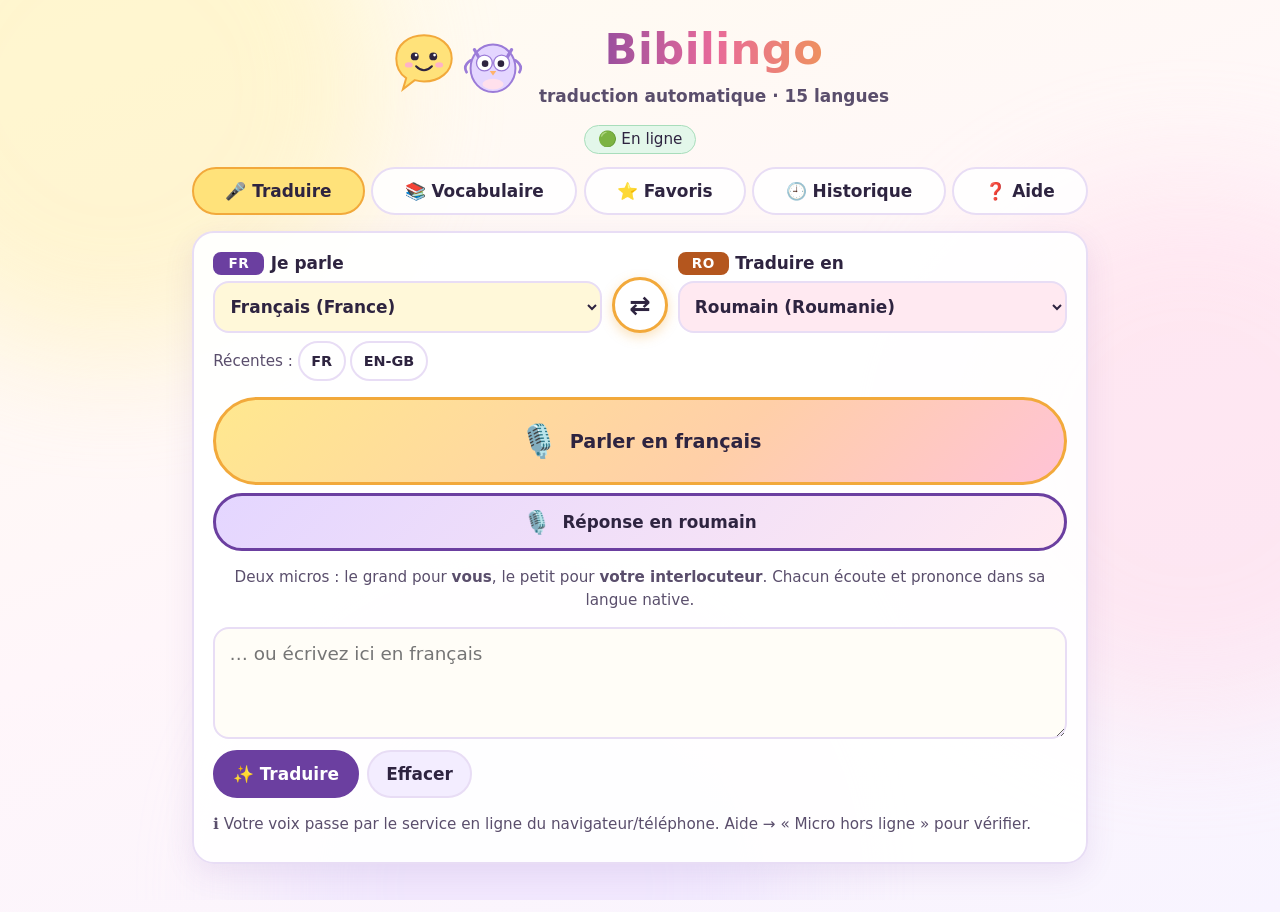
<file: web/index.html>
<!DOCTYPE html>
<html lang="fr">
<head>
<meta charset="utf-8">
<meta name="viewport" content="width=device-width, initial-scale=1, viewport-fit=cover">
<meta http-equiv="Content-Security-Policy" content="default-src 'self'; script-src 'self'; style-src 'self'; img-src 'self' data:; connect-src 'self' https://api.mymemory.translated.net; media-src 'self'; object-src 'none'; base-uri 'none'; form-action 'none'">
<meta name="referrer" content="no-referrer">
<meta name="theme-color" content="#FFF1B8">
<meta name="description" content="Bibilingo – traduction automatique entre 15 langues : parlez ou écrivez dans n'importe quelle langue, obtenez la traduction écrite, la translittération et la voix native, même hors ligne.">
<title>Bibilingo – traduction automatique</title>
<link rel="manifest" href="manifest.webmanifest">
<link rel="icon" href="icons/icon.svg" type="image/svg+xml">
<link rel="apple-touch-icon" href="icons/icon-192.png">
<link rel="stylesheet" href="styles.css">
</head>
<body>
<a class="skip" href="#main">Aller au contenu principal</a>
<div class="blobs" aria-hidden="true"><i></i><i></i><i></i></div>

<header class="top">
  <div class="mascots" aria-hidden="true">
    <svg class="bibi" viewBox="0 0 100 100"><path d="M50 8c24 0 42 15 42 35S74 78 50 78c-5 0-10-1-14-2L18 90l5-17C13 66 8 55 8 43 8 23 26 8 50 8z" fill="#FFE27A" stroke="#F2A93B" stroke-width="3"/><g class="eyes"><circle cx="36" cy="40" r="6" fill="#2E2440"/><circle cx="64" cy="40" r="6" fill="#2E2440"/><circle cx="38" cy="38" r="2" fill="#fff"/><circle cx="66" cy="38" r="2" fill="#fff"/></g><ellipse cx="27" cy="53" rx="6" ry="4" fill="#FFB3C7"/><ellipse cx="73" cy="53" rx="6" ry="4" fill="#FFB3C7"/><path class="mouth" d="M38 55q12 12 24 0" fill="none" stroke="#2E2440" stroke-width="3" stroke-linecap="round"/></svg>
    <svg class="lingo" viewBox="0 0 100 100"><ellipse cx="50" cy="58" rx="34" ry="36" fill="#E4D6FF" stroke="#9B7BD8" stroke-width="3"/><path d="M22 30l8 14M78 30l-8 14" stroke="#9B7BD8" stroke-width="5" stroke-linecap="round"/><g class="eyes"><circle cx="37" cy="50" r="12" fill="#fff" stroke="#9B7BD8" stroke-width="2"/><circle cx="63" cy="50" r="12" fill="#fff" stroke="#9B7BD8" stroke-width="2"/><circle cx="38" cy="51" r="5" fill="#2E2440"/><circle cx="62" cy="51" r="5" fill="#2E2440"/></g><path d="M45 62l5 7 5-7z" fill="#FFB36B"/><ellipse cx="50" cy="82" rx="16" ry="8" fill="#FFE0EC"/><path class="wing" d="M10 64q-6-10 6-18M90 64q6-10-6-18" stroke="#9B7BD8" stroke-width="4" fill="none" stroke-linecap="round"/></svg>
  </div>
  <div>
    <h1>Bibilingo</h1>
    <p class="subtitle">traduction automatique · 15 langues</p>
  </div>
  <p id="net" class="net" role="status"></p>
</header>

<nav class="tabs" aria-label="Sections">
  <button class="tab" aria-controls="p-traduire" aria-current="page" data-tab="p-traduire">🎤 Traduire</button>
  <button class="tab" aria-controls="p-vocab" data-tab="p-vocab">📚 Vocabulaire</button>
  <button class="tab" aria-controls="p-favs" data-tab="p-favs">⭐ Favoris</button>
  <button class="tab" aria-controls="p-histo" data-tab="p-histo">🕘 Historique</button>
  <button class="tab" aria-controls="p-aide" data-tab="p-aide">❓ Aide</button>
</nav>

<main id="main">

<section id="p-traduire" class="panel" aria-labelledby="h-trad">
  <h2 id="h-trad" class="sr-only">Traduire</h2>

  <div class="langbar">
    <div class="lang-box from">
      <label for="src"><span class="code" id="src-code"></span> Je parle</label>
      <select id="src"></select>
    </div>
    <button id="swap" class="swap" type="button" aria-label="Inverser les langues" title="Inverser les langues">⇄</button>
    <div class="lang-box to">
      <label for="tgt"><span class="code" id="tgt-code"></span> Traduire en</label>
      <select id="tgt"></select>
    </div>
  </div>
  <div class="recent-row"><span class="hint">Récentes :</span> <span id="recent" class="recent"></span></div>

  <div class="input-zone">
    <button id="mic" class="mic" type="button" aria-pressed="false">
      <span class="rings" aria-hidden="true"><i></i><i></i><i></i></span>
      <span class="mic-ico" aria-hidden="true">🎙️</span>
      <span id="mic-label">Appuyer et parler</span>
    </button>
    <button id="mic-tgt" class="mic mic-sec" type="button">
      <span class="mic-ico" aria-hidden="true">🎙️</span>
      <span id="mic-tgt-label">Réponse</span>
    </button>
    <p class="hint hint-mic">Deux micros : le grand pour <strong>vous</strong>, le petit pour <strong>votre interlocuteur</strong>. Chacun écoute et prononce dans sa langue native.</p>
    <label for="text" class="sr-only">Texte à traduire</label>
    <textarea id="text" rows="3" maxlength="1000" placeholder="… ou écrivez votre phrase ici"></textarea>
    <div class="row">
      <button id="go" class="btn primary" type="button">✨ Traduire</button>
      <button id="clear" class="btn" type="button">Effacer</button>
    </div>
    <p id="mic-info" class="hint" role="status"></p>
  </div>

  <article id="result" class="result" aria-live="polite" hidden>
    <div id="sparkles" class="sparkles" aria-hidden="true"></div>
    <p class="badges"><span class="badge" id="r-pair"></span> <span class="badge soft" id="r-source"></span></p>
    <p class="r-input" id="r-input"></p>
    <p class="r-text" id="r-text"></p>
    <p class="roman" id="r-roman" hidden></p>
    <div class="row">
      <button id="speak" class="btn primary" type="button">🔊 Écouter</button>
      <button id="slow" class="btn" type="button">🐢 Lentement</button>
      <button id="reply" class="btn accent" type="button">↩️ Répondre</button>
      <button id="copy" class="btn" type="button">📋 Copier</button>
      <button id="fav" class="btn" type="button">⭐ Favori</button>
    </div>
    <h3 class="words-title">Touchez un mot pour l'entendre</h3>
    <div id="words" class="words"></div>
    <p id="voice-info" class="hint"></p>
  </article>

  <div id="fallback" class="fallback" hidden>
    <p><strong>Pas de traducteur intégré sur cet appareil</strong> (iPhone / Safari) et la phrase n'est pas dans le vocabulaire.</p>
    <p>👉 Touchez <strong>🌐 Traduire en ligne maintenant</strong> : la traduction s'affiche <strong>dans l'appli</strong>, avec la <strong>voix native</strong> 🔊 et la <strong>translittération</strong> (grec, russe, chinois, japonais). Le texte est envoyé au service MyMemory — jamais d'information confidentielle.</p>
    <button id="go-online" class="btn primary" type="button">🌐 Traduire en ligne maintenant</button>
    <p class="hint">Le lien ci-dessous ouvre Google Traduction en dehors de l'appli (là, pas de voix ni de translittération Bibilingo) :</p>
    <a id="gt-link" class="btn" href="#" target="_blank" rel="noopener noreferrer">Ouvrir dans Google Traduction ↗</a>
    <p class="hint">Sans internet : cherchez une phrase proche dans le <button class="link" type="button" data-goto="p-vocab">Vocabulaire</button>.</p>
  </div>
</section>

<section id="p-vocab" class="panel" aria-labelledby="h-vocab" hidden>
  <h2 id="h-vocab">Vocabulaire (100 % hors ligne)</h2>
  <div class="row">
    <p class="hint"><strong id="v-pair"></strong></p>
    <button id="v-swap" class="btn" type="button">⇄ Inverser</button>
  </div>
  <label for="v-search" class="sr-only">Chercher dans le vocabulaire</label>
  <input id="v-search" class="search" type="search" placeholder="🔎 Chercher un mot, dans n'importe quelle langue">
  <div id="themes" class="cats" role="group" aria-label="Thèmes"></div>
  <ul id="vocab" class="phrases"></ul>
</section>

<section id="p-favs" class="panel" aria-labelledby="h-favs" hidden>
  <h2 id="h-favs">Mes favoris</h2>
  <p class="hint">Vos propres phrases, gardées sur cet appareil et utilisées même sans internet.</p>
  <ul id="favs" class="phrases"></ul>
</section>

<section id="p-histo" class="panel" aria-labelledby="h-histo" hidden>
  <h2 id="h-histo">Historique</h2>
  <p class="hint">Gardé uniquement sur cet appareil (50 dernières traductions).</p>
  <div class="row">
    <label class="pill"><input type="checkbox" id="keep-histo" checked> Garder l'historique</label>
    <button id="clear-histo" class="btn" type="button">🗑️ Tout effacer</button>
  </div>
  <ul id="histo" class="phrases"></ul>
</section>

<section id="p-aide" class="panel" aria-labelledby="h-aide" hidden>
  <h2 id="h-aide">Aide et confidentialité</h2>
  <h3>Comment ça marche ?</h3>
  <ol>
    <li>Choisissez la langue que vous parlez (<strong>Je parle</strong>) et celle d'arrivée (<strong>Traduire en</strong>) : les 15 langues sont possibles des deux côtés.</li>
    <li>Appuyez sur 🎙️ et parlez : la traduction s'affiche, avec la <strong>translittération</strong> (grec, russe, japonais, chinois), et se lit toute seule.</li>
    <li><strong>⇄</strong> inverse les langues à tout moment ; <strong>↩️ Répondre</strong> inverse et ouvre le micro pour la réponse de votre interlocuteur.</li>
    <li>Touchez un mot pour l'entendre seul, 🐢 pour écouter lentement.</li>
  </ol>
  <h3>Ce qui marche sans internet</h3>
  <ul>
    <li><strong>Partout :</strong> le vocabulaire, vos favoris, l'historique, la translittération et l'audio si la voix est installée.</li>
    <li><strong>Application Android :</strong> toute phrase, entre les 15 langues, après « Télécharger toutes les langues ».</li>
    <li><strong>Windows 11, Mac, Linux avec Chrome ou Edge récents :</strong> toute phrase, traduite sur l'ordinateur (modèle téléchargé une fois).</li>
    <li><strong>iPhone, iPad, Safari :</strong> vocabulaire et favoris hors ligne ; les autres phrases demandent internet (bouton 🌐).</li>
  </ul>
  <div id="native-box" class="settings" hidden>
    <h3>Langues hors ligne (application Android)</h3>
    <p>À faire <strong>une fois, avec internet</strong> : environ 30 Mo par langue.</p>
    <label class="pill"><input type="checkbox" id="wifi-only" checked> Seulement en Wi-Fi</label>
    <button id="dl-all" class="btn primary" type="button">⬇️ Télécharger toutes les langues</button>
    <p id="dl-status" class="hint" role="status"></p>
    <button id="voice-settings" class="btn" type="button">🔊 Réglages des voix du téléphone</button>
  </div>
  <h3>Réglages</h3>
  <div class="settings">
    <label class="pill"><input type="checkbox" id="set-auto"> Lire la traduction automatiquement</label>
    <label class="pill"><input type="checkbox" id="set-translit"> Afficher la translittération (alphabet latin)</label>
    <label class="pill"><input type="checkbox" id="set-online"> Traduction en ligne (si pas de traducteur sur l'appareil)</label>
    <p class="hint">En ligne, le texte est envoyé au service MyMemory (Translated, Italie). Désactivé par défaut. Jamais pour une information confidentielle.</p>
    <label for="set-rate">Vitesse de la voix</label>
    <select id="set-rate"><option value="0.7">Lente</option><option value="0.95">Normale</option><option value="1.15">Rapide</option></select>
    <button id="probe-sr" class="btn" type="button">🎙️ Micro hors ligne pour la langue parlée : vérifier / installer</button>
    <button id="forget-mic" class="btn" type="button">Retirer mon accord pour le micro en ligne</button>
  </div>
  <h3>Micro et voix, dans les 15 langues</h3>
  <p class="hint">Le <strong>grand micro</strong> écoute dans la langue « Je parle » ; le <strong>petit micro</strong> écoute dans la langue « Traduire en ». Chaque langue est reconnue et prononcée avec la voix native du pays (Microsoft sur Windows, Google sur Android, Apple sur iPhone). État langue par langue sur cet appareil :</p>
  <ul id="langtable" class="voices"></ul>
  <p class="hint">💡 <strong>ElevenLabs</strong> : non inclus. C'est un service <strong>payant</strong> qui envoie le texte sur ses serveurs — contraire au fonctionnement <strong>hors ligne et privé</strong> de Bibilingo. Les voix natives Microsoft / Google / Apple ci-dessus sont gratuites, hors ligne et prononcées par des locuteurs natifs.</p>
  <h3>Voix natives (une par langue et par pays)</h3>
  <p class="hint">Bibilingo choisit la voix du bon pays (ex. espagnol d'Argentine, portugais du Portugal). Vous pouvez en choisir une autre et la tester.</p>
  <ul id="voices" class="voices"></ul>
  <h3>Installer des voix et des langues de micro</h3>
  <ul>
    <li><strong>Windows 11 :</strong> Paramètres → Heure et langue → Voix → Ajouter des voix ; pour le micro : Heure et langue → Langue et région → Ajouter une langue.</li>
    <li><strong>Android :</strong> Paramètres → Système → Langues → Synthèse vocale → moteur Google → Installer les données vocales ; micro : Google → Reconnaissance vocale hors ligne.</li>
    <li><strong>iPhone / iPad :</strong> Réglages → Accessibilité → Contenu énoncé → Voix ; dictée : Réglages → Général → Clavier → ajouter le clavier de la langue.</li>
    <li><strong>Mac :</strong> Réglages Système → Accessibilité → Contenu énoncé → Voix du système → Gérer les voix.</li>
    <li><strong>Linux :</strong> voix du navigateur (Chrome : voix Google en ligne) ou paquet « speech-dispatcher » + « espeak-ng ».</li>
  </ul>
  <h3>État de cet appareil</h3>
  <ul id="caps" class="caps"></ul>
  <h3>Confidentialité (RGPD)</h3>
  <p>Bibilingo ne collecte aucune donnée, n'a pas de serveur, pas de publicité ni de traceur. Traduction Android hors ligne : <strong>Google ML Kit</strong>. Pinyin : bibliothèque libre <strong>pinyin-pro</strong> (MIT), incluse dans l'application. Les traductions automatiques peuvent contenir des erreurs : vérifiez les phrases importantes. <a href="privacy.html">Politique de confidentialité</a> · <a href="telecharger.html">Télécharger / installer</a>.</p>
  <p class="hint">Version <span id="ver"></span></p>
</section>
</main>

<div id="consent" class="modal" role="dialog" aria-modal="true" aria-labelledby="c-title" hidden>
  <div class="modal-box">
    <h2 id="c-title">Micro : une précision</h2>
    <p>Sur cet appareil, la reconnaissance de la voix <strong>passe par le service en ligne du navigateur</strong> (Google ou Apple). Votre voix leur est donc envoyée.</p>
    <p>Pour rester 100 % privé, écrivez plutôt votre phrase ou utilisez le vocabulaire.</p>
    <div class="row">
      <button id="c-ok" class="btn primary" type="button">J'accepte, utiliser le micro</button>
      <button id="c-no" class="btn" type="button">Non merci</button>
    </div>
  </div>
</div>

<p id="toast" class="toast" role="status" aria-live="polite"></p>

<script src="vocab.js"></script>
<script src="translit.js"></script>
<script src="app.js"></script>
</body>
</html>
</file>
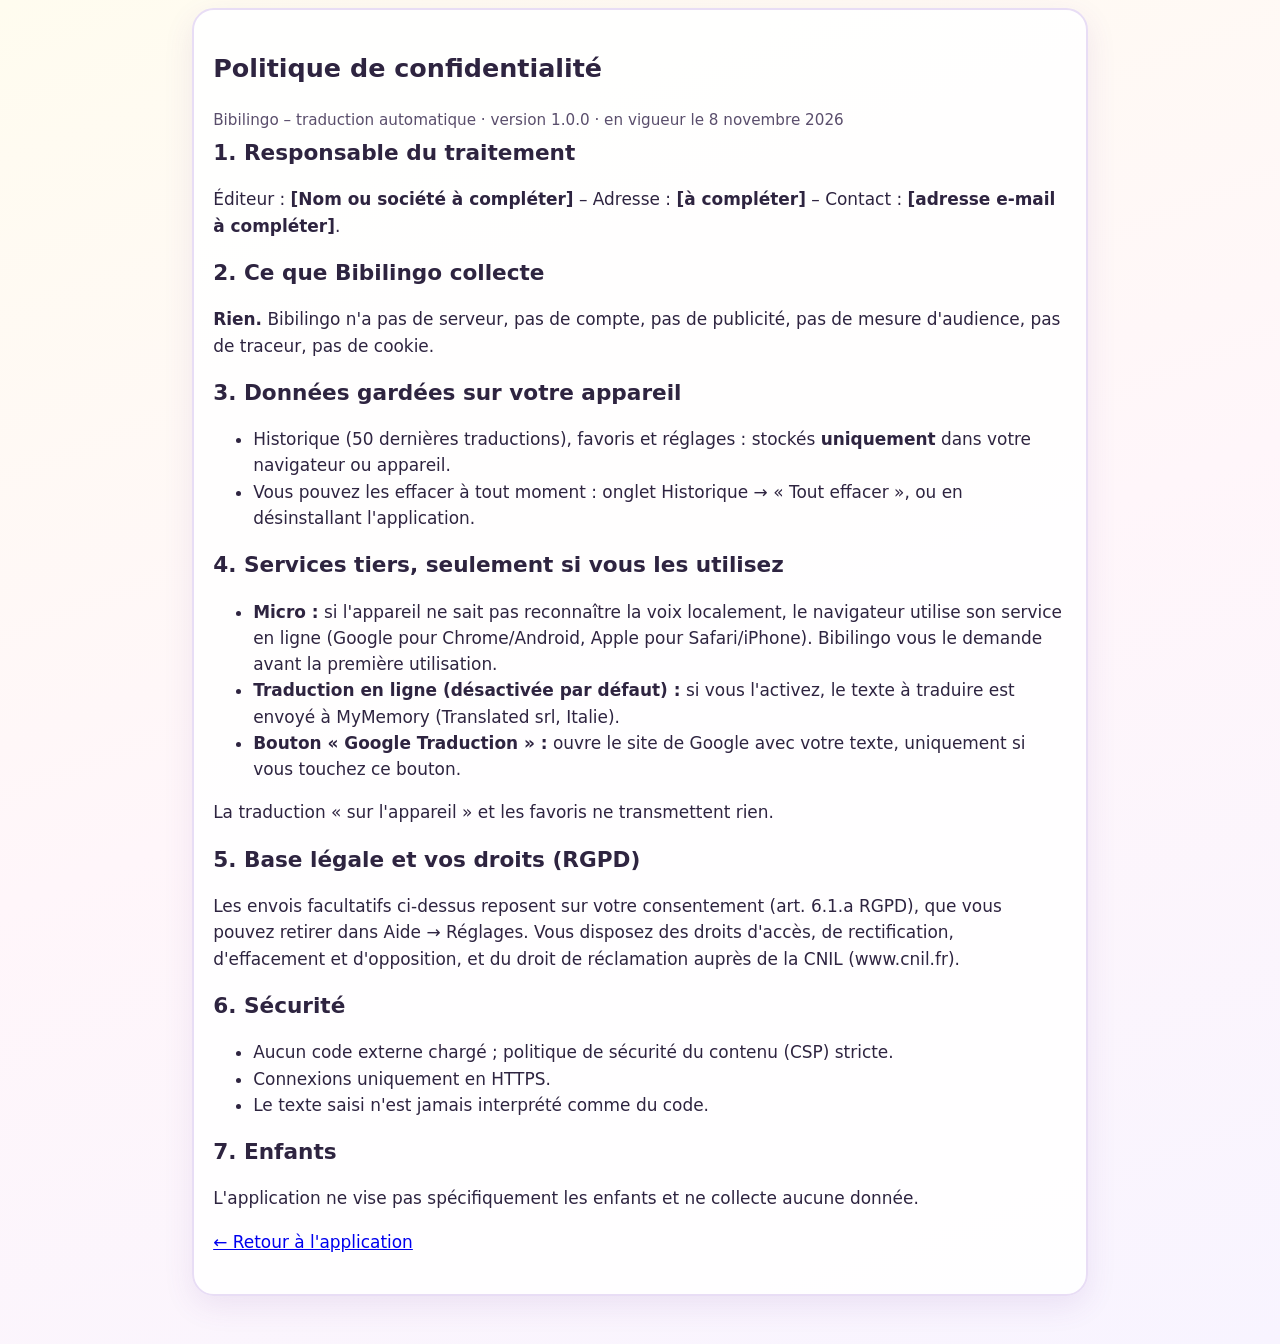
<file: web/privacy.html>
<!DOCTYPE html>
<html lang="fr">
<head>
<meta charset="utf-8">
<meta name="viewport" content="width=device-width, initial-scale=1">
<meta http-equiv="Content-Security-Policy" content="default-src 'self'; style-src 'self'; img-src 'self' data:; object-src 'none'; base-uri 'none'">
<title>Politique de confidentialité – Bibilingo</title>
<link rel="stylesheet" href="styles.css">
</head>
<body>
<main>
<section class="panel">
<h1>Politique de confidentialité</h1>
<p class="hint">Bibilingo – traduction automatique · version 1.0.0 · en vigueur le 8 novembre 2026</p>

<h2>1. Responsable du traitement</h2>
<p>Éditeur : <strong>[Nom ou société à compléter]</strong> – Adresse : <strong>[à compléter]</strong> – Contact : <strong>[adresse e-mail à compléter]</strong>.</p>

<h2>2. Ce que Bibilingo collecte</h2>
<p><strong>Rien.</strong> Bibilingo n'a pas de serveur, pas de compte, pas de publicité, pas de mesure d'audience, pas de traceur, pas de cookie.</p>

<h2>3. Données gardées sur votre appareil</h2>
<ul>
  <li>Historique (50 dernières traductions), favoris et réglages : stockés <strong>uniquement</strong> dans votre navigateur ou appareil.</li>
  <li>Vous pouvez les effacer à tout moment : onglet Historique → « Tout effacer », ou en désinstallant l'application.</li>
</ul>

<h2>4. Services tiers, seulement si vous les utilisez</h2>
<ul>
  <li><strong>Micro :</strong> si l'appareil ne sait pas reconnaître la voix localement, le navigateur utilise son service en ligne (Google pour Chrome/Android, Apple pour Safari/iPhone). Bibilingo vous le demande avant la première utilisation.</li>
  <li><strong>Traduction en ligne (désactivée par défaut) :</strong> si vous l'activez, le texte à traduire est envoyé à MyMemory (Translated srl, Italie).</li>
  <li><strong>Bouton « Google Traduction » :</strong> ouvre le site de Google avec votre texte, uniquement si vous touchez ce bouton.</li>
</ul>
<p>La traduction « sur l'appareil » et les favoris ne transmettent rien.</p>

<h2>5. Base légale et vos droits (RGPD)</h2>
<p>Les envois facultatifs ci-dessus reposent sur votre consentement (art. 6.1.a RGPD), que vous pouvez retirer dans Aide → Réglages. Vous disposez des droits d'accès, de rectification, d'effacement et d'opposition, et du droit de réclamation auprès de la CNIL (www.cnil.fr).</p>

<h2>6. Sécurité</h2>
<ul>
  <li>Aucun code externe chargé ; politique de sécurité du contenu (CSP) stricte.</li>
  <li>Connexions uniquement en HTTPS.</li>
  <li>Le texte saisi n'est jamais interprété comme du code.</li>
</ul>

<h2>7. Enfants</h2>
<p>L'application ne vise pas spécifiquement les enfants et ne collecte aucune donnée.</p>

<p><a href="index.html">← Retour à l'application</a></p>
</section>
</main>
</body>
</html>
</file>
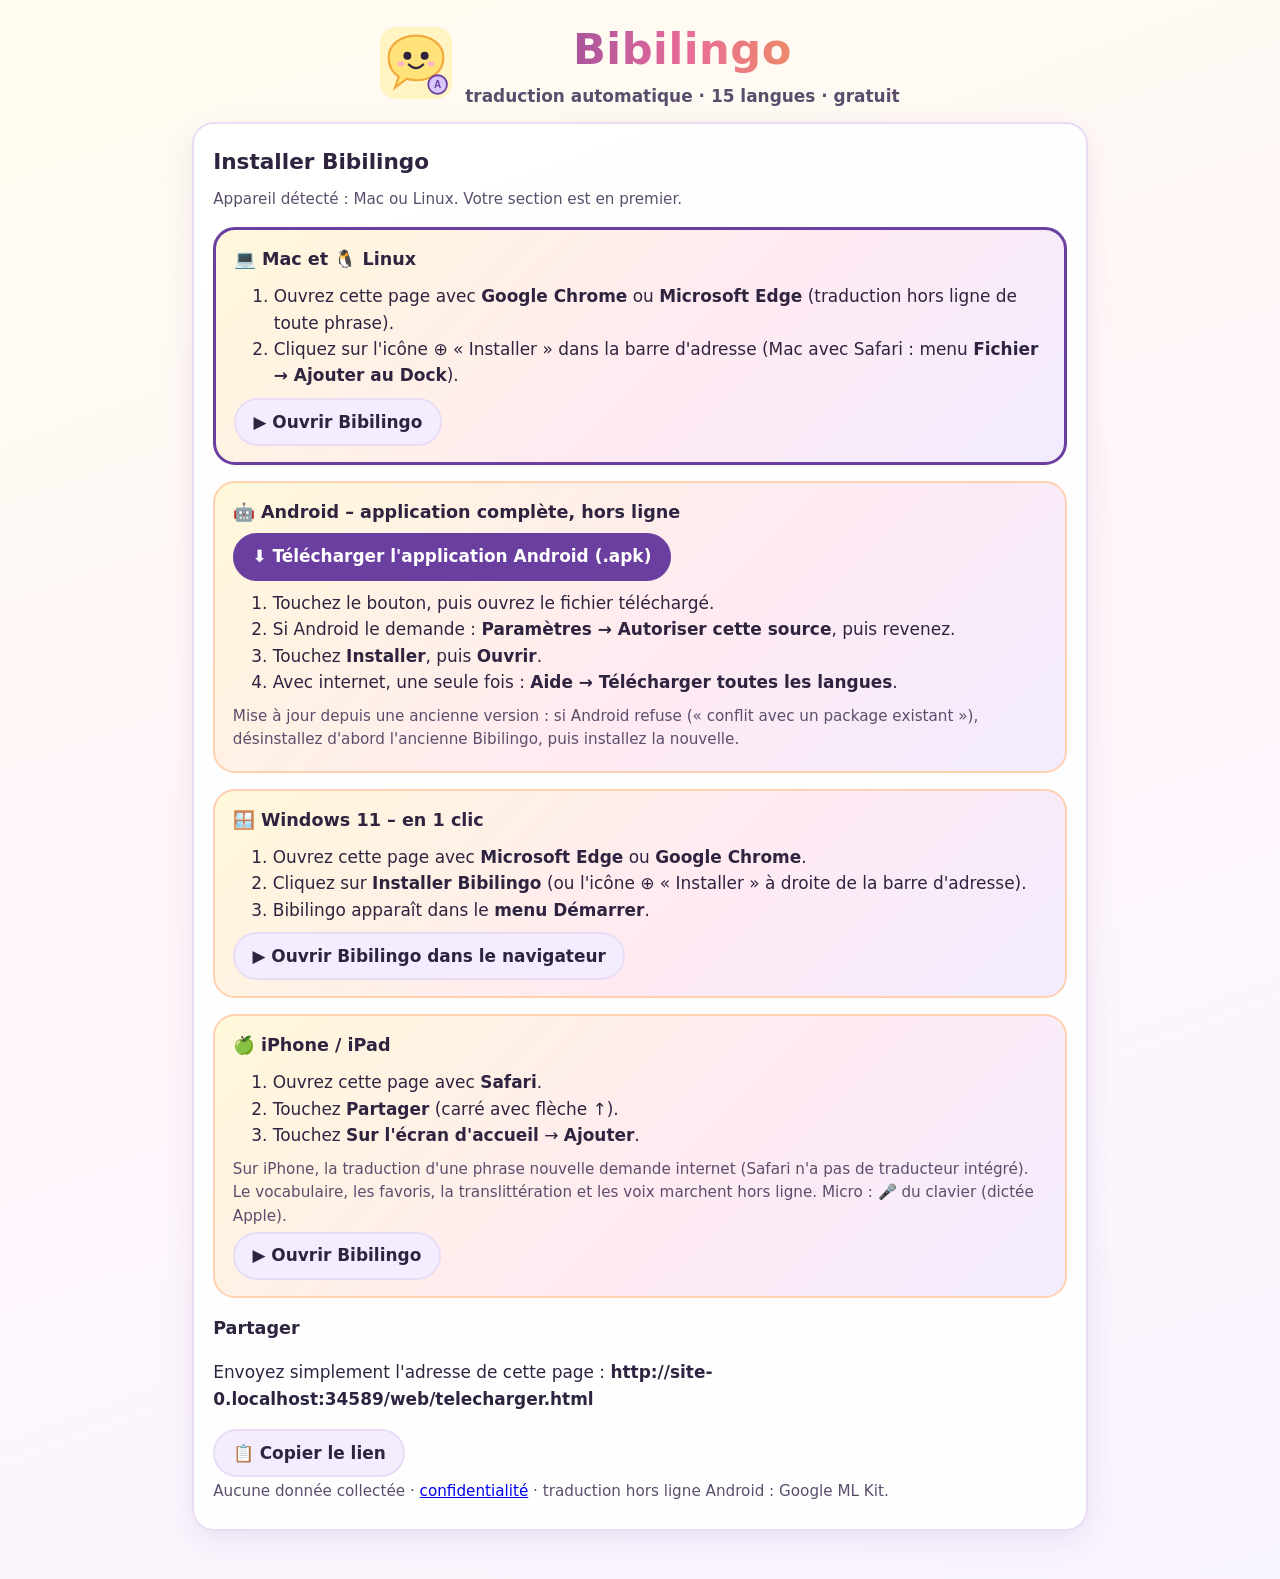
<file: web/telecharger.html>
<!DOCTYPE html>
<html lang="fr">
<head>
<meta charset="utf-8">
<meta name="viewport" content="width=device-width, initial-scale=1">
<meta http-equiv="Content-Security-Policy" content="default-src 'self'; script-src 'self'; style-src 'self'; img-src 'self' data:; object-src 'none'; base-uri 'none'">
<title>Télécharger Bibilingo – traduction automatique</title>
<link rel="manifest" href="manifest.webmanifest">
<link rel="icon" href="icons/icon.svg" type="image/svg+xml">
<link rel="stylesheet" href="styles.css">
</head>
<body>
<header class="top">
  <img src="icons/icon.svg" width="72" height="72" alt="">
  <div><h1>Bibilingo</h1><p class="subtitle">traduction automatique · 15 langues · gratuit</p></div>
</header>
<main>
<section class="panel">
  <h2>Installer Bibilingo</h2>
  <p id="detect" class="hint" role="status"></p>

  <article class="result dl-card" id="c-android">
    <h3>🤖 Android – application complète, hors ligne</h3>
    <a class="btn primary" href="https://github.com/Bianca23-cloud/bibilingo/releases/latest/download/Bibilingo-android.apk">⬇️ Télécharger l'application Android (.apk)</a>
    <ol>
      <li>Touchez le bouton, puis ouvrez le fichier téléchargé.</li>
      <li>Si Android le demande : <strong>Paramètres → Autoriser cette source</strong>, puis revenez.</li>
      <li>Touchez <strong>Installer</strong>, puis <strong>Ouvrir</strong>.</li>
      <li>Avec internet, une seule fois : <strong>Aide → Télécharger toutes les langues</strong>.</li>
    </ol>
    <p class="hint">Mise à jour depuis une ancienne version : si Android refuse (« conflit avec un package existant »), désinstallez d'abord l'ancienne Bibilingo, puis installez la nouvelle.</p>
  </article>

  <article class="result dl-card" id="c-windows">
    <h3>🪟 Windows 11 – en 1 clic</h3>
    <button id="install" class="btn primary" type="button" hidden>💾 Installer Bibilingo sur cet ordinateur</button>
    <ol>
      <li>Ouvrez cette page avec <strong>Microsoft Edge</strong> ou <strong>Google Chrome</strong>.</li>
      <li>Cliquez sur <strong>Installer Bibilingo</strong> (ou l'icône ⊕ « Installer » à droite de la barre d'adresse).</li>
      <li>Bibilingo apparaît dans le <strong>menu Démarrer</strong>.</li>
    </ol>
    <a class="btn" href="index.html">▶️ Ouvrir Bibilingo dans le navigateur</a>
  </article>

  <article class="result dl-card" id="c-iphone">
    <h3>🍏 iPhone / iPad</h3>
    <ol>
      <li>Ouvrez cette page avec <strong>Safari</strong>.</li>
      <li>Touchez <strong>Partager</strong> (carré avec flèche ↑).</li>
      <li>Touchez <strong>Sur l'écran d'accueil</strong> → <strong>Ajouter</strong>.</li>
    </ol>
    <p class="hint">Sur iPhone, la traduction d'une phrase nouvelle demande internet (Safari n'a pas de traducteur intégré). Le vocabulaire, les favoris, la translittération et les voix marchent hors ligne. Micro : 🎤 du clavier (dictée Apple).</p>
    <a class="btn" href="index.html">▶️ Ouvrir Bibilingo</a>
  </article>

  <article class="result dl-card" id="c-mac">
    <h3>💻 Mac et 🐧 Linux</h3>
    <ol>
      <li>Ouvrez cette page avec <strong>Google Chrome</strong> ou <strong>Microsoft Edge</strong> (traduction hors ligne de toute phrase).</li>
      <li>Cliquez sur l'icône ⊕ « Installer » dans la barre d'adresse (Mac avec Safari : menu <strong>Fichier → Ajouter au Dock</strong>).</li>
    </ol>
    <a class="btn" href="index.html">▶️ Ouvrir Bibilingo</a>
  </article>

  <h3>Partager</h3>
  <p>Envoyez simplement l'adresse de cette page : <strong id="share-url"></strong></p>
  <button id="copy-link" class="btn" type="button">📋 Copier le lien</button>
  <p class="hint">Aucune donnée collectée · <a href="privacy.html">confidentialité</a> · traduction hors ligne Android : Google ML Kit.</p>
</section>
</main>
<p id="toast" class="toast" role="status" aria-live="polite"></p>
<script src="telecharger.js"></script>
</body>
</html>
</file>
<file: web/styles.css>
:root{
  --jaune:#FFF8D9; --jaune-fort:#FFE27A; --orange:#FFE6CC; --orange-fort:#F2A93B;
  --mauve:#F3EDFF; --mauve-fort:#6B3FA0; --rose:#FFE9F1; --rose-fort:#E86A9A; --vert:#E3F7EA;
  --texte:#2E2440; --doux:#5A4E6C; --bord:#E8DDF5; --blanc:#fff;
  --r:22px; --ombre:0 10px 30px rgba(107,63,160,.10);
}
*{box-sizing:border-box}
[hidden]{display:none!important}
html{-webkit-text-size-adjust:100%}
body{margin:0;min-height:100vh;font-family:"Segoe UI",system-ui,-apple-system,Roboto,"Noto Sans","Noto Sans CJK JP","Noto Sans SC",Arial,sans-serif;font-size:1.06rem;line-height:1.55;color:var(--texte);
  background:linear-gradient(160deg,#FFFCEF 0%,#FFF6FA 50%,#F8F4FF 100%);overflow-x:hidden;
  padding:env(safe-area-inset-top) env(safe-area-inset-right) env(safe-area-inset-bottom) env(safe-area-inset-left)}
button,select,textarea,input{font:inherit;color:inherit}
:focus-visible{outline:3px solid #E86A10;outline-offset:2px}
.sr-only{position:absolute;width:1px;height:1px;overflow:hidden;clip:rect(0 0 0 0);white-space:nowrap}
.skip{position:absolute;left:-999px;top:0}.skip:focus{left:1rem;top:1rem;background:#fff;padding:.5rem 1rem;z-index:20;border-radius:8px}

/* fond animé très doux */
.blobs{position:fixed;inset:0;z-index:-1;pointer-events:none;overflow:hidden}
.blobs i{position:absolute;width:42vmax;height:42vmax;border-radius:50%;filter:blur(60px);opacity:.45}
.blobs i:nth-child(1){background:#FFEFA8;left:-12vmax;top:-14vmax}
.blobs i:nth-child(2){background:#FFD6E6;right:-14vmax;top:20vh}
.blobs i:nth-child(3){background:#E6DAFF;left:20vw;bottom:-20vmax}

.top{display:flex;align-items:center;gap:.8rem;flex-wrap:wrap;justify-content:center;padding:1rem 1rem .3rem;text-align:center}
.top h1{margin:0;font-size:clamp(2rem,6vw,2.7rem);letter-spacing:.5px;background:linear-gradient(90deg,#6B3FA0,#E86A9A,#F2A93B);-webkit-background-clip:text;background-clip:text;color:transparent}
@media (forced-colors:active){.top h1{color:CanvasText;background:none}}
.subtitle{margin:0;font-weight:600;color:var(--doux)}
.mascots{display:flex;gap:.2rem}
.mascots svg{width:66px;height:66px;overflow:visible}
.net{flex-basis:100%;margin:.2rem 0 0;font-size:.95rem}
.net span{display:inline-block;padding:.1rem .8rem;border-radius:999px;background:var(--vert);border:1px solid #A8DDBB}
.net span.off{background:var(--orange);border-color:var(--orange-fort)}

.tabs{display:flex;gap:.4rem;overflow-x:auto;padding:.5rem 1rem;max-width:58rem;margin:0 auto;scrollbar-width:thin}
.tab{flex:1 0 auto;min-height:48px;border:2px solid var(--bord);background:rgba(255,255,255,.85);border-radius:999px;padding:.4rem 1rem;cursor:pointer;font-weight:600;transition:transform .15s,background .2s}
.tab:hover{transform:translateY(-2px)}
.tab[aria-current="page"]{background:var(--jaune-fort);border-color:var(--orange-fort)}

main{max-width:58rem;margin:0 auto;padding:.5rem 1rem 3rem}
.panel{background:rgba(255,255,255,.92);border:2px solid var(--bord);border-radius:var(--r);padding:1.1rem 1.2rem 1.4rem;box-shadow:var(--ombre)}
h2{margin:.2rem 0 .6rem;font-size:1.35rem}
h3{font-size:1.1rem;margin:1.1rem 0 .4rem}

/* barre des langues */
.langbar{display:grid;grid-template-columns:1fr auto 1fr;gap:.6rem;align-items:end}
.lang-box label{display:flex;align-items:center;gap:.4rem;font-weight:700;margin-bottom:.3rem}
.code{display:inline-block;min-width:3.2rem;text-align:center;padding:.05rem .5rem;border-radius:8px;background:var(--mauve-fort);color:#fff;font-size:.85rem;letter-spacing:.5px}
.to .code{background:#B4561E}
select{width:100%;min-height:52px;padding:.4rem .7rem;border-radius:16px;border:2px solid var(--bord);background:var(--jaune);cursor:pointer;font-weight:600}
.to select{background:var(--rose)}
.swap{width:56px;height:56px;border-radius:50%;border:3px solid var(--orange-fort);background:#fff;font-size:1.6rem;font-weight:700;cursor:pointer;box-shadow:0 4px 12px rgba(242,169,59,.35);transition:transform .2s}
.swap:hover{transform:scale(1.08)}
@media (max-width:560px){.langbar{grid-template-columns:1fr}.swap{justify-self:center;transform:rotate(90deg)}.swap:hover{transform:rotate(90deg) scale(1.08)}}
.recent-row{margin:.5rem 0 0;display:flex;flex-wrap:wrap;gap:.3rem;align-items:center}
.recent{display:inline-flex;flex-wrap:wrap;gap:.3rem}
.chip{min-height:40px;min-width:48px;padding:.2rem .7rem;border-radius:999px;border:2px solid var(--bord);background:#fff;cursor:pointer;font-weight:700;font-size:.9rem;transition:transform .15s,background .15s}
.chip:hover{transform:translateY(-2px);background:var(--rose)}

.input-zone{margin-top:1rem;display:grid;gap:.7rem}
.mic{position:relative;display:flex;align-items:center;justify-content:center;gap:.7rem;min-height:88px;border-radius:999px;border:3px solid var(--orange-fort);
  background:linear-gradient(135deg,#FFE88F,#FFCFA8 60%,#FFC3D6);font-size:1.2rem;font-weight:700;cursor:pointer;overflow:hidden;transition:transform .15s}
.mic:active{transform:scale(.98)}
.mic-ico{font-size:2rem;position:relative;z-index:1}
.mic #mic-label{position:relative;z-index:1}
.mic[aria-pressed="true"]{background:linear-gradient(135deg,#FFC3D6,#E4D6FF);border-color:var(--mauve-fort)}
.mic.mic-sec{min-height:58px;font-size:1.05rem;background:linear-gradient(135deg,#E4D6FF,#FFE9F1);border-color:var(--mauve-fort);margin-top:-.2rem}
.mic.mic-sec .mic-ico{font-size:1.4rem}
.hint-mic{text-align:center;margin:.1rem 0 .2rem}
.rings{position:absolute;inset:0;display:grid;place-items:center;pointer-events:none}
.rings i{position:absolute;width:60px;height:60px;border-radius:50%;border:3px solid rgba(107,63,160,.45);opacity:0}
textarea,.search{width:100%;border-radius:16px;border:2px solid var(--bord);padding:.7rem .9rem;background:#FFFDF7;resize:vertical;font-size:1.15rem}
.search{min-height:52px;margin:.4rem 0}
.row{display:flex;flex-wrap:wrap;gap:.5rem;align-items:center}
.btn{min-height:48px;padding:.4rem 1.1rem;border-radius:999px;border:2px solid var(--bord);background:var(--mauve);cursor:pointer;font-weight:600;text-decoration:none;display:inline-flex;align-items:center;color:var(--texte);transition:transform .15s,box-shadow .15s}
.btn:hover{transform:translateY(-2px);box-shadow:0 4px 10px rgba(107,63,160,.15)}
.btn.primary{background:var(--mauve-fort);border-color:var(--mauve-fort);color:#fff}
.btn.accent{background:var(--jaune-fort);border-color:var(--orange-fort)}
.btn:disabled{opacity:.55;cursor:not-allowed;transform:none}
.link{background:none;border:0;padding:0;color:var(--mauve-fort);text-decoration:underline;font-weight:700;cursor:pointer}
.hint{color:var(--doux);font-size:.95rem;margin:.2rem 0}

/* résultat */
.result{position:relative;margin-top:1rem;border-radius:var(--r);padding:1rem 1.1rem;background:linear-gradient(135deg,#FFF8DA,#FFEAF2 55%,#F2ECFF);border:2px solid #FFD1B0}
.badges{margin:0;display:flex;flex-wrap:wrap;gap:.3rem}
.badge{display:inline-block;padding:.1rem .7rem;border-radius:999px;background:#fff;font-size:.86rem;border:1px solid var(--bord);font-weight:600}
.badge.soft{font-weight:400}
.r-input{margin:.6rem 0 0;color:var(--doux);font-size:.98rem;word-break:break-word}
.r-text{font-size:clamp(1.4rem,4.6vw,1.9rem);font-weight:700;margin:.2rem 0 .1rem;word-break:break-word}
.roman{margin:0 0 .7rem;display:flex;flex-direction:column}
.roman-text{font-size:1.2rem;font-style:italic;color:#7A3E9A}
.roman-note{font-size:.82rem;color:var(--doux)}
.words-title{font-size:1rem;margin:.9rem 0 .3rem}
.words{display:flex;flex-wrap:wrap;gap:.4rem}
.word{display:inline-flex;flex-direction:column;align-items:center;min-height:44px;min-width:44px;padding:.3rem .8rem;border-radius:14px;border:2px solid #fff;background:rgba(255,255,255,.8);cursor:pointer;font-size:1.1rem;transition:transform .15s}
.word:hover{transform:translateY(-2px)}
.w-roman{font-size:.78rem;color:#7A3E9A;font-style:italic}
.word.playing{background:var(--jaune-fort);border-color:var(--orange-fort)}
.sparkles{position:absolute;left:50%;top:1rem;pointer-events:none}
.sp{position:absolute;font-size:1.3rem;opacity:0}

.fallback{margin-top:1rem;padding:1rem;border-radius:var(--r);background:var(--orange);border:2px solid var(--orange-fort);display:grid;gap:.5rem;justify-items:start}
.fallback p{margin:0}

.cats{display:flex;flex-wrap:wrap;gap:.4rem;margin:.6rem 0}
.cat{min-height:44px;border-radius:999px;border:2px solid var(--bord);background:var(--mauve);padding:.3rem .9rem;cursor:pointer;font-weight:600;transition:transform .15s}
.cat:hover{transform:translateY(-2px)}
.cat[aria-pressed="true"]{background:var(--jaune-fort);border-color:var(--orange-fort)}
.phrases{list-style:none;padding:0;margin:0;display:grid;gap:.6rem}
.phrases li{border:2px solid var(--bord);border-radius:16px;padding:.7rem .9rem;background:#FFFDF9;display:grid;grid-template-columns:1fr auto;gap:.4rem;align-items:center}
.ph-src{margin:0;color:var(--doux);font-size:.95rem}
.ph-tgt{margin:.1rem 0 0;font-weight:700;font-size:1.15rem}
.ph-roman{margin:0;font-style:italic;color:#7A3E9A}
.ph-btns{display:flex;gap:.3rem;flex-wrap:wrap;justify-content:flex-end}
.icon-btn{min-width:48px;min-height:48px;border-radius:50%;border:2px solid var(--bord);background:var(--jaune);cursor:pointer;font-size:1.2rem;transition:transform .15s}
.icon-btn:hover{transform:scale(1.08)}
.icon-btn.soft{background:var(--mauve)}
.caps li{margin:.2rem 0}
.voices{list-style:none;padding:0;margin:0;display:grid;gap:.5rem}
.voices li{display:grid;gap:.2rem;padding:.5rem .7rem;border:2px solid var(--bord);border-radius:14px;background:#FFFDF9}
.voices label{font-weight:700}
.voices select{flex:1;min-width:12rem;max-width:34rem}

.modal{position:fixed;inset:0;background:rgba(46,36,64,.45);display:grid;place-items:center;padding:1rem;z-index:30}
.modal[hidden]{display:none}
.modal-box{max-width:30rem;background:#fff;border-radius:var(--r);padding:1.2rem;border:3px solid var(--mauve-fort)}
.toast{position:fixed;left:50%;bottom:1.2rem;transform:translateX(-50%);background:var(--texte);color:#fff;padding:.5rem 1rem;border-radius:999px;margin:0;opacity:0;pointer-events:none;transition:opacity .2s;max-width:92vw;text-align:center}
.toast.show{opacity:1}
.settings{display:grid;gap:.5rem;justify-items:start}
.settings select{max-width:16rem}
.pill{display:inline-flex;align-items:center;gap:.4rem;min-height:48px;padding:.3rem 1rem;border-radius:999px;background:var(--mauve);border:2px solid var(--bord);cursor:pointer}
.pill:has(input:checked){background:var(--jaune-fort);border-color:var(--orange-fort);font-weight:700}
.pill input{width:1.2rem;height:1.2rem;accent-color:var(--mauve-fort)}
.dl-card{margin:1rem 0}.dl-card h3{margin-top:0}.dl-card ol{margin:.6rem 0}
.dl-card.mine{border-width:3px;border-color:var(--mauve-fort)}

/* animations (désactivées si l'utilisateur réduit les animations) */
@media (prefers-reduced-motion:no-preference){
  .blobs i{animation:drift 22s ease-in-out infinite alternate}
  .blobs i:nth-child(2){animation-duration:27s}
  .blobs i:nth-child(3){animation-duration:31s}
  .mascots .bibi{animation:bob 3s ease-in-out infinite}
  .mascots .lingo{animation:bob 3s ease-in-out .6s infinite}
  .mascots .eyes{transform-origin:50% 45%;animation:blink 5s infinite}
  .mascots .lingo .eyes{animation-delay:1.3s}
  body.listening .mascots svg{animation:wiggle .5s ease-in-out infinite}
  body.speaking .mascots .mouth{transform-origin:50% 57%;animation:talk .28s ease-in-out infinite}
  body.speaking .mascots .wing{animation:flap .4s ease-in-out infinite;transform-origin:50% 60%}
  body.thinking .mascots svg{animation:bob .6s ease-in-out infinite}
  body.listening .rings i{animation:ring 1.6s ease-out infinite}
  body.listening .rings i:nth-child(2){animation-delay:.5s}
  body.listening .rings i:nth-child(3){animation-delay:1s}
  .swap.spin{animation:spin .45s ease}
  .result.pop{animation:pop .45s cubic-bezier(.2,1.4,.4,1)}
  .sp{animation:burst 1s ease-out forwards}
  .panel{animation:fadein .3s ease}
  @keyframes drift{to{transform:translate(6vmax,4vmax) scale(1.1)}}
  @keyframes bob{50%{transform:translateY(-5px)}}
  @keyframes blink{0%,94%,100%{transform:scaleY(1)}96%{transform:scaleY(.1)}}
  @keyframes wiggle{25%{transform:rotate(-6deg)}75%{transform:rotate(6deg)}}
  @keyframes talk{50%{transform:scaleY(1.6)}}
  @keyframes flap{50%{transform:scaleY(.8)}}
  @keyframes ring{0%{opacity:.8;transform:scale(.6)}100%{opacity:0;transform:scale(5)}}
  @keyframes spin{from{transform:rotate(0)}to{transform:rotate(180deg)}}
  @keyframes pop{0%{transform:scale(.94) translateY(8px);opacity:0}100%{transform:none;opacity:1}}
  @keyframes burst{0%{opacity:1;transform:translate(0,0) scale(.6)}100%{opacity:0;transform:translate(var(--dx),var(--dy)) scale(1.2)}}
  @keyframes fadein{from{opacity:0;transform:translateY(6px)}to{opacity:1;transform:none}}
}
@media (max-width:560px) and (prefers-reduced-motion:no-preference){.swap.spin{animation:spin90 .45s ease}@keyframes spin90{from{transform:rotate(90deg)}to{transform:rotate(270deg)}}}
@media (forced-colors:active){.btn,.tab,.pill,.mic,.swap,.chip{border:2px solid ButtonText}}

.voices .lt-name{font-weight:700;margin:0}
</file>
